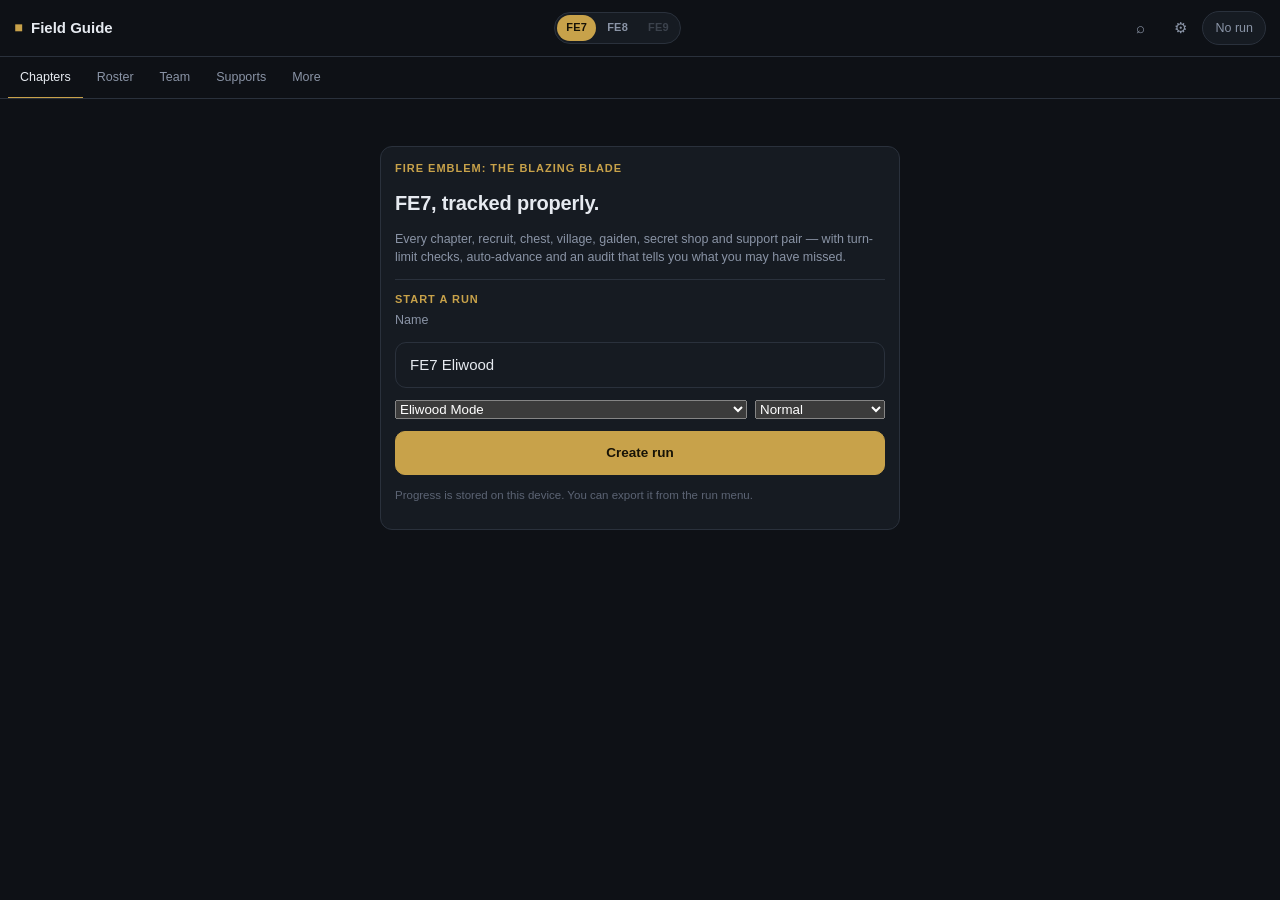
<file: index.html>
<!DOCTYPE html>
<html lang="en">
<head>
<meta charset="utf-8">
<meta name="viewport" content="width=device-width, initial-scale=1, viewport-fit=cover">
<meta name="theme-color" content="#0E1116">
<meta name="apple-mobile-web-app-capable" content="yes">
<meta name="apple-mobile-web-app-status-bar-style" content="black-translucent">
<meta name="apple-mobile-web-app-title" content="FE7">
<title>Fire Emblem Field Guide</title>
<link rel="manifest" href="manifest.json">
<link rel="apple-touch-icon" href="icon-180.png">
<link rel="icon" href="icon.svg" type="image/svg+xml">
<link rel="stylesheet" href="app.css">
</head>
<body>

<div class="head">
<header class="topbar">
  <div class="brand">
    <span class="crest">◆</span>
    <span class="brandText">Field Guide</span>
  </div>
  <div class="games" id="games"></div>
  <div class="topRight">
    <button class="iconBtn" id="searchBtn" aria-label="Search">⌕</button>
    <button class="iconBtn" id="gear" aria-label="Settings">⚙</button>
    <button class="runChip" id="runChip" aria-label="Switch run"></button>
  </div>
</header>

<nav class="tabs" id="tabs">
  <button data-tab="chapters" class="active">Chapters</button>
  <button data-tab="roster">Roster</button>
  <button data-tab="team">Team</button>
  <button data-tab="supports">Supports</button>
  <button data-tab="more">More</button>
</nav>
</div>

<div id="searchPanel" class="searchPanel" hidden>
  <input class="search" id="searchTop" placeholder="Search items, chapters, units, talks…" autocomplete="off">
  <div id="searchTopResults" class="searchTopResults"></div>
</div>

<main id="app" class="app"></main>

<div id="sheet" class="sheet" hidden>
  <div class="sheetBack" data-close></div>
  <div class="sheetCard" role="dialog" aria-modal="true">
    <div class="sheetHead">
      <h2 id="sheetTitle"></h2>
      <button class="iconBtn" data-close aria-label="Close">✕</button>
    </div>
    <div id="sheetBody" class="sheetBody"></div>
  </div>
</div>

<div id="toast" class="toast" hidden></div>

<script src="data-fe7.js"></script>
<script src="data-supports.js"></script>
<script src="data-fe8.js"></script>
<script src="data-fe8-supports.js"></script>
<script src="data-fe9.js"></script>
<script src="data-lore-fe7.js"></script>
<script src="data-lore-fe8.js"></script>
<script src="data-plans.js"></script>
<script src="data-plans-extra.js"></script>
<script src="data-promo.js"></script>
<script src="data-steals.js"></script>
<script src="data-caps.js"></script>
<script src="app.js"></script>
</body>
</html>
</file>
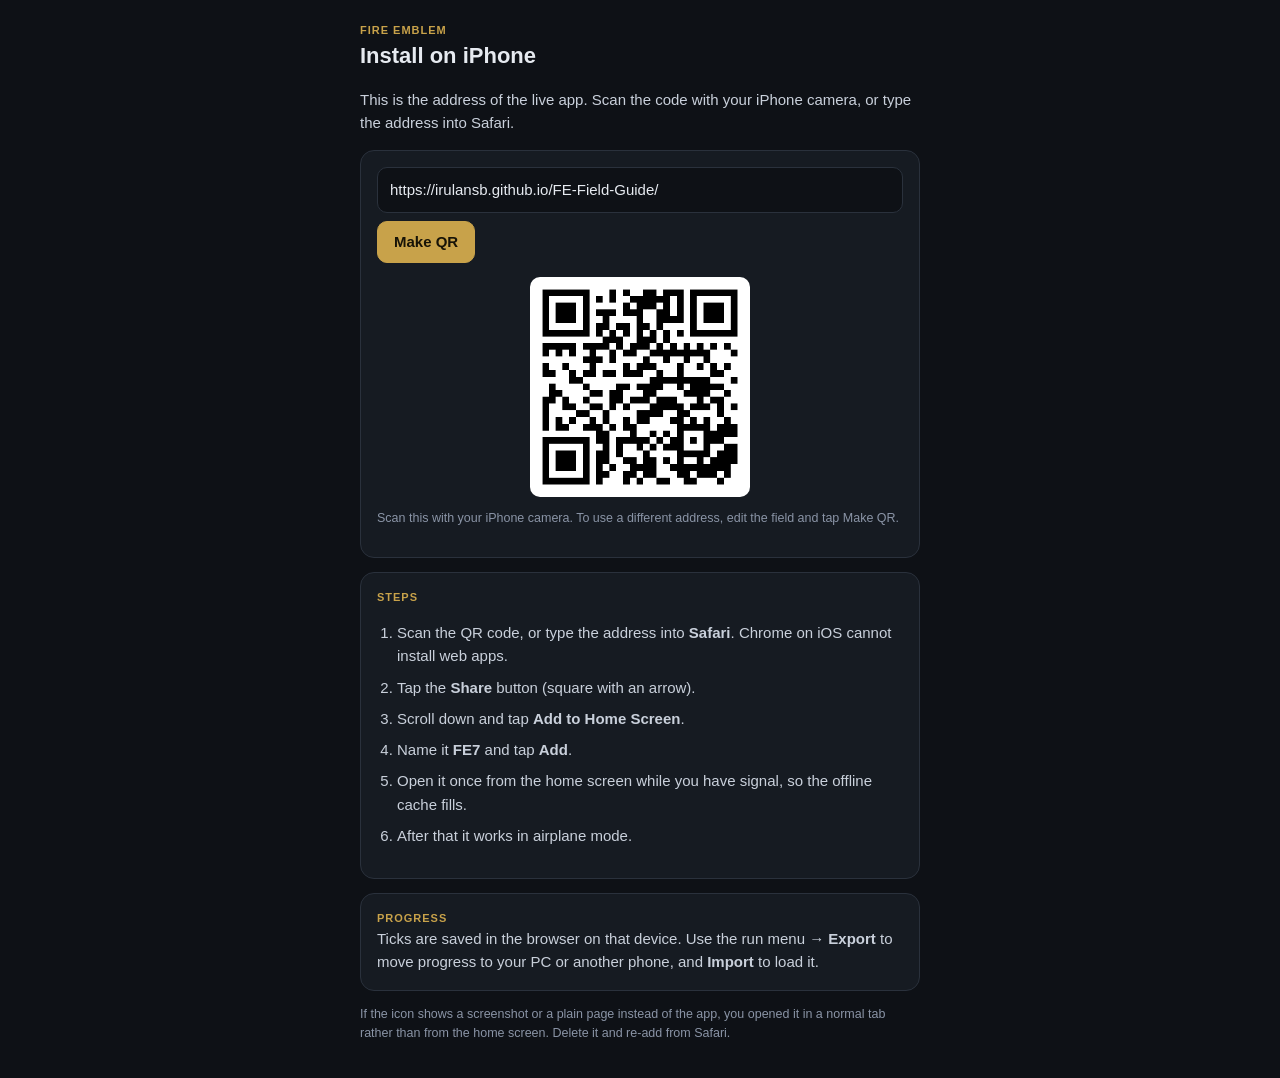
<file: install.html>
<!DOCTYPE html>
<html lang="en">
<head>
<meta charset="utf-8">
<meta name="viewport" content="width=device-width, initial-scale=1">
<title>Install — Fire Emblem Field Guide</title>
<style>
  :root{--bg:#0E1116;--s:#161B22;--s2:#1D242E;--l:#2A313C;--t:#E6EAF0;--m:#8A94A6;--g:#C8A24A}
  *{box-sizing:border-box}
  body{margin:0;background:var(--bg);color:var(--t);font:15px/1.55 -apple-system,BlinkMacSystemFont,"Segoe UI",Roboto,sans-serif;padding:22px}
  .wrap{max-width:560px;margin:0 auto}
  h1{font-size:22px;margin:0 0 4px}
  .kick{font-size:11px;letter-spacing:.09em;text-transform:uppercase;color:var(--g);font-weight:650}
  p{color:#C9D0DB}
  .card{background:var(--s);border:1px solid var(--l);border-radius:14px;padding:16px;margin:14px 0}
  input{width:100%;height:46px;border-radius:10px;border:1px solid var(--l);background:var(--bg);color:var(--t);padding:0 12px;font:inherit}
  button{height:42px;padding:0 16px;border-radius:10px;border:1px solid var(--g);background:var(--g);color:#171307;font:inherit;font-weight:600;margin-top:8px}
  #qr{display:block;margin:14px auto 0;width:220px;height:220px;background:#fff;border-radius:10px;padding:8px}
  ol{padding-left:20px;color:#C9D0DB}
  li{margin-bottom:8px}
  code{background:var(--s2);padding:1px 6px;border-radius:5px;font-size:13px}
  .muted{color:var(--m);font-size:12.5px}
</style>
</head>
<body>
<div class="wrap">
  <div class="kick">Fire Emblem</div>
  <h1>Install on iPhone</h1>
  <p>This is the address of the live app. Scan the code with your iPhone camera, or type the address into Safari.</p>

  <div class="card">
    <input id="url" value="https://irulansb.github.io/FE-Field-Guide/" autocomplete="off">
    <button id="go">Make QR</button>
    <img id="qr" alt="QR code" src="qr.png">
    <p class="muted" id="hint">Scan this with your iPhone camera. To use a different address, edit the field and tap Make QR.</p>
  </div>

  <div class="card">
    <div class="kick">Steps</div>
    <ol>
      <li>Scan the QR code, or type the address into <b>Safari</b>. Chrome on iOS cannot install web apps.</li>
      <li>Tap the <b>Share</b> button (square with an arrow).</li>
      <li>Scroll down and tap <b>Add to Home Screen</b>.</li>
      <li>Name it <b>FE7</b> and tap <b>Add</b>.</li>
      <li>Open it once from the home screen while you have signal, so the offline cache fills.</li>
      <li>After that it works in airplane mode.</li>
    </ol>
  </div>

  <div class="card">
    <div class="kick">Progress</div>
    <p style="margin:0">Ticks are saved in the browser on that device. Use the run menu → <b>Export</b> to move progress to your PC or another phone, and <b>Import</b> to load it.</p>
  </div>

  <p class="muted">If the icon shows a screenshot or a plain page instead of the app, you opened it in a normal tab rather than from the home screen. Delete it and re-add from Safari.</p>
</div>
<script>
  const DEFAULT_URL = "https://irulansb.github.io/FE-Field-Guide/";
  const input = document.getElementById("url");
  const qr = document.getElementById("qr");
  if (location.hash.length > 1) input.value = decodeURIComponent(location.hash.slice(1));
  function make() {
    const u = input.value.trim();
    if (!u) return;
    qr.src = u === DEFAULT_URL
      ? "qr.png"
      : "https://api.qrserver.com/v1/create-qr-code/?size=360x360&margin=8&data=" + encodeURIComponent(u);
    qr.hidden = false;
    history.replaceState(null, "", "#" + encodeURIComponent(u));
  }
  document.getElementById("go").addEventListener("click", make);
  input.addEventListener("keydown", (e) => { if (e.key === "Enter") make(); });
  make();
</script>
</body>
</html>
</file>
<file: app.css>
:root{
  --bg:#0E1116;
  --surface:#161B22;
  --surface2:#1D242E;
  --surface3:#232C38;
  --line:#2A313C;
  --text:#E6EAF0;
  --muted:#8A94A6;
  --dim:#5C6474;
  --gold:#C8A24A;
  --goldSoft:rgba(200,162,74,.14);
  --ok:#4FA072;
  --okSoft:rgba(79,160,114,.13);
  --warn:#C08A2E;
  --warnSoft:rgba(192,138,46,.14);
  --danger:#D05555;
  --dangerSoft:rgba(208,85,85,.13);
  --r:12px;
  --tap:44px;
  color-scheme: dark;
}
*{box-sizing:border-box}
html,body{margin:0;padding:0}
body{
  background:var(--bg);
  color:var(--text);
  font:15px/1.45 -apple-system,BlinkMacSystemFont,"Segoe UI",Roboto,sans-serif;
  -webkit-font-smoothing:antialiased;
  padding-bottom:env(safe-area-inset-bottom);
}
button{font:inherit;color:inherit;background:none;border:0;cursor:pointer}
h1,h2,h3,h4{margin:0;font-weight:650;letter-spacing:-.01em}
a{color:var(--gold)}
::selection{background:var(--goldSoft)}

/* ---------- top ---------- */
.head{position:sticky;top:0;z-index:40;background:var(--bg);box-shadow:0 1px 0 var(--line)}
.topbar{
  display:flex;align-items:center;justify-content:space-between;gap:12px;
  padding:calc(10px + env(safe-area-inset-top)) 14px 10px;
  background:linear-gradient(180deg,rgba(14,17,22,.98),rgba(14,17,22,.92));
}
.brand{display:flex;align-items:center;gap:8px;font-size:15px;font-weight:650}
.crest{color:var(--gold);font-size:12px;transform:rotate(45deg)}
.brandText em{font-style:normal;color:var(--muted);font-weight:450}
.runChip{
  max-width:52vw;overflow:hidden;text-overflow:ellipsis;white-space:nowrap;
  border:1px solid var(--line);background:var(--surface);
  border-radius:999px;padding:7px 12px;font-size:12.5px;color:var(--muted);
}
.runChip b{color:var(--text);font-weight:600}
.topRight{display:flex;align-items:center;gap:4px;flex:0 0 auto}
.games{display:flex;gap:2px;border:1px solid var(--line);border-radius:999px;padding:2px;background:var(--surface);flex:0 0 auto}
.games button{padding:5px 9px;border-radius:999px;font-size:11px;color:var(--muted);font-weight:700;letter-spacing:.02em}
.games button.on{background:var(--gold);color:#171307}
.games button.off{opacity:.32}
@media (max-width:560px){ .brandText{display:none} .runChip{max-width:40vw} .games button{padding:5px 7px} }

.tabs{
  display:flex;gap:2px;overflow-x:auto;scrollbar-width:none;
  padding:0 8px;background:var(--bg);border-top:1px solid var(--line);
}
.tabs::-webkit-scrollbar{display:none}
.tabs button{
  flex:0 0 auto;padding:11px 12px;font-size:12.5px;color:var(--muted);
  border-bottom:2px solid transparent;margin-bottom:-1px;white-space:nowrap;
}
.tabs button.active{color:var(--text);border-bottom-color:var(--gold)}

.app{max-width:1180px;margin:0 auto;padding:14px 12px 80px}

/* ---------- generic ---------- */
.card{background:var(--surface);border:1px solid var(--line);border-radius:var(--r);padding:14px}
.muted{color:var(--muted)}
.dim{color:var(--dim)}
.small{font-size:12.5px}
.tiny{font-size:11.5px}
.row{display:flex;align-items:center;gap:10px}
.spread{display:flex;align-items:center;justify-content:space-between;gap:10px}
.wrap{flex-wrap:wrap}
h2.title{font-size:20px;margin-bottom:2px}
.kicker{font-size:11px;letter-spacing:.09em;text-transform:uppercase;color:var(--gold);font-weight:650}
.pad{padding:14px}
.stack>*+*{margin-top:12px}
hr.sep{border:0;border-top:1px solid var(--line);margin:12px 0}

.btn{
  display:inline-flex;align-items:center;justify-content:center;gap:7px;
  min-height:var(--tap);padding:0 14px;border-radius:10px;
  border:1px solid var(--line);background:var(--surface2);color:var(--text);
  font-size:13.5px;font-weight:550;
}
.btn:active{transform:translateY(1px)}
.btn.gold{background:var(--gold);color:#171307;border-color:var(--gold)}
.btn.ghost{background:transparent;color:var(--muted)}
.btn.danger{background:var(--dangerSoft);border-color:rgba(208,85,85,.35);color:#F0A3A3}
.btn.wide{width:100%}
.iconBtn{width:36px;height:36px;display:grid;place-items:center;border-radius:9px;color:var(--muted)}
.iconBtn:hover{background:var(--surface2)}

.tag{
  display:inline-flex;align-items:center;gap:4px;
  font-size:10.5px;letter-spacing:.03em;text-transform:uppercase;
  padding:2px 7px;border-radius:6px;border:1px solid var(--line);
  color:var(--muted);background:var(--surface2);white-space:nowrap;
}
.tag.miss{color:#E7C77E;border-color:rgba(200,162,74,.35);background:var(--goldSoft)}
.tag.verify{color:#DFAE5C;border-color:rgba(192,138,46,.35);background:var(--warnSoft)}
.tag.rec{color:#8FD3AE;border-color:rgba(79,160,114,.35);background:var(--okSoft)}
.tag.lost{color:#F0A3A3;border-color:rgba(208,85,85,.35);background:var(--dangerSoft)}

.bar{height:5px;border-radius:99px;background:var(--surface3);overflow:hidden}
.bar>i{display:block;height:100%;background:var(--gold);border-radius:99px}
.campaign{display:flex;gap:14px;margin-bottom:12px;flex-wrap:wrap}
.camp{display:flex;align-items:center;gap:8px;flex:1;min-width:190px}
.camp .k{font-size:10.5px;color:var(--muted);width:86px;text-transform:uppercase;letter-spacing:.05em}
.camp .bar{flex:1;height:4px;background:var(--surface3);border-radius:99px;overflow:hidden}
.camp .bar>i{display:block;height:100%;background:var(--gold)}
.camp .n{font-size:11px;color:var(--muted);font-variant-numeric:tabular-nums}

/* ---------- do this now ---------- */
.now{
  border:1px solid rgba(200,162,74,.32);
  background:linear-gradient(160deg,rgba(200,162,74,.13),rgba(200,162,74,.03) 60%,transparent);
  border-radius:var(--r);padding:14px;margin-bottom:14px;
}
.now .kicker{margin-bottom:5px}
.now h3{font-size:17px;margin-bottom:3px}
.now p{margin:2px 0 0;color:var(--muted);font-size:13.5px}

/* ---------- chapter list ---------- */
.split{display:block}
.chlist .ch{
  border:1px solid var(--line);border-radius:var(--r);background:var(--surface);
  margin-bottom:8px;overflow:hidden;
}
.chrow{
  display:flex;align-items:center;gap:10px;width:100%;
  padding:12px 13px;text-align:left;min-height:52px;
}
.chrow.sel{background:var(--surface2);box-shadow:inset 2px 0 0 var(--gold)}
.chrow .num{
  font-variant-numeric:tabular-nums;font-size:11.5px;color:var(--gold);
  min-width:47px;font-weight:650;letter-spacing:.02em;
}
.chrow .nm{flex:1;min-width:0;font-size:14px;font-weight:530;overflow:hidden;text-overflow:ellipsis;white-space:nowrap}
.chrow .pr{font-variant-numeric:tabular-nums;font-size:11.5px;color:var(--muted)}
.chrow .pr.full{color:var(--ok)}
.chrow .dot{width:6px;height:6px;border-radius:50%;background:var(--surface3);flex:0 0 auto}
.chrow .dot.part{background:var(--gold)}
.chrow .dot.full{background:var(--ok)}
.chrow .dot.assumed{background:var(--warn)}
.chrow .dot.lost{background:var(--danger)}
.chhead{display:flex;align-items:center;justify-content:space-between;padding:2px 2px 12px}
.chhead .h{font-size:12px;letter-spacing:.08em;text-transform:uppercase;color:var(--muted);font-weight:650}

/* ---------- detail ---------- */
.detail{min-height:200px}
.dhead{display:flex;align-items:flex-start;gap:10px;margin-bottom:10px}
.dhead .back{display:none}
.dhead h2{font-size:21px}
.dmeta{display:flex;flex-wrap:wrap;gap:6px;margin:8px 0 12px}
.obj{color:var(--muted);font-size:13.5px;margin:2px 0 10px}
.brief{font-size:13.5px;line-height:1.55;color:#C9D0DB;margin:0 0 12px}

.turnbox{border:1px solid var(--line);border-radius:10px;background:var(--surface2);padding:11px 12px;margin-bottom:12px}
.turnbox .lbl{font-size:11px;text-transform:uppercase;letter-spacing:.07em;color:var(--muted);margin-bottom:6px}
.turnrow{display:flex;align-items:center;gap:8px}
.turnrow input{
  width:78px;min-height:38px;border-radius:9px;border:1px solid var(--line);
  background:var(--bg);color:var(--text);padding:0 10px;font:inherit;font-variant-numeric:tabular-nums;
}
.tstate{font-size:12.5px;margin-top:8px}
.tstate.ok{color:#8FD3AE}
.tstate.warn{color:#DFAE5C}
.tstate.bad{color:#F0A3A3}

.sect{margin-top:14px}
.sectH{display:flex;align-items:center;justify-content:space-between;margin-bottom:6px}
.sectH h4{font-size:11px;letter-spacing:.09em;text-transform:uppercase;color:var(--muted);font-weight:650}

.item{
  display:flex;align-items:flex-start;gap:11px;padding:10px 2px;
  border-bottom:1px solid rgba(42,49,60,.6);
}
.item:last-child{border-bottom:0}
.cb{
  flex:0 0 auto;width:26px;height:26px;border-radius:8px;margin-top:1px;
  border:1.5px solid #39424F;background:transparent;display:grid;place-items:center;
  color:transparent;font-size:14px;line-height:1;
}
.cb:active{background:var(--surface3)}
.item.done .cb{background:var(--ok);border-color:var(--ok);color:#08120C}
.item.assumed .cb{border-color:var(--warn);color:var(--warn);background:var(--warnSoft)}
.item.done .t{color:var(--muted);text-decoration:line-through;text-decoration-color:#4A535F}
.item .body{flex:1;min-width:0}
.item .t{font-size:14px;font-weight:500}
.item .d{font-size:12px;color:var(--muted);margin-top:1px;line-height:1.4}
.item .tags{display:flex;gap:5px;flex-wrap:wrap;margin-top:5px}
.item.recruit .t{color:#DCE6F2}

.notes{border:1px solid var(--line);border-radius:10px;background:var(--surface2);padding:10px;margin-top:14px}
.notes textarea{
  width:100%;min-height:64px;resize:vertical;border:0;background:transparent;
  color:var(--text);font:inherit;font-size:13.5px;outline:none;
}
.notes .lbl{font-size:11px;text-transform:uppercase;letter-spacing:.07em;color:var(--muted);margin-bottom:4px}

/* ---------- recruits / lists ---------- */
.filters{display:flex;gap:6px;overflow-x:auto;padding-bottom:10px;scrollbar-width:none}
.filters::-webkit-scrollbar{display:none}
.filters button{
  flex:0 0 auto;padding:7px 11px;border-radius:99px;border:1px solid var(--line);
  background:var(--surface);color:var(--muted);font-size:12px;
}
.filters button.on{background:var(--goldSoft);border-color:rgba(200,162,74,.4);color:#E7C77E}

.ulist{display:flex;flex-direction:column;gap:6px}
.u{
  display:flex;align-items:center;gap:11px;padding:10px 12px;
  border:1px solid var(--line);border-radius:10px;background:var(--surface);
}
.u.dead{opacity:.45}
.u .badge{
  flex:0 0 auto;width:32px;height:32px;border-radius:9px;display:grid;place-items:center;
  font-size:12px;font-weight:700;color:#1A1508;background:var(--gold);
  letter-spacing:-.02em;
}
.u.t-s .badge{background:#E2C069}
.u.t-a .badge{background:#C8A24A}
.u.t-b .badge{background:#8E97A8;color:#0E1116}
.u.t-c .badge{background:#4A5364;color:#D6DBE4}
.u .nm{font-size:14px;font-weight:550}
.u .sub{font-size:11.5px;color:var(--muted)}
.u .right{margin-left:auto;text-align:right}

.matrixWrap{overflow:auto;border:1px solid var(--line);border-radius:var(--r);background:var(--surface);max-height:calc(100vh - 210px)}
table.mx{border-collapse:collapse;font-size:11.5px;width:max-content;min-width:100%;table-layout:fixed}
table.mx th,table.mx td{border-bottom:1px solid var(--line);border-right:1px solid var(--line);padding:0}
table.mx th{
  position:sticky;top:0;background:var(--surface2);z-index:2;
  font-weight:600;color:var(--muted);font-size:10.5px;
}
table.mx th.corner{left:0;z-index:3;background:var(--surface2);width:118px;min-width:118px;max-width:118px}
table.mx th.rowh{
  position:sticky;left:0;background:var(--surface2);z-index:1;
  text-align:left;padding:7px 9px;white-space:nowrap;
  width:118px;min-width:118px;max-width:118px;color:var(--text);font-size:11.5px;
}
table.mx th.colh{padding:6px 4px;font-size:10px;line-height:1;width:38px;min-width:38px;max-width:38px;height:auto;white-space:nowrap;color:var(--muted)}
table.mx td{text-align:center;padding:0;width:38px;min-width:38px;max-width:38px;height:32px}
.mxbtn{width:100%;height:100%;min-height:32px;display:grid;place-items:center;color:var(--dim);font-size:11px;font-weight:650}
.mxbtn.on{color:#0B130E;background:var(--ok)}
.mxbtn.on.c{background:#3E7A5A;color:#EAF6EF}
.mxbtn.on.b{background:#4F9A6E;color:#0B130E}
.mxbtn.on.a{background:#C8A24A;color:#171307}
.mxbtn.dim{opacity:.28}
.mxbtn.rec{outline:1px solid rgba(200,162,74,.5);outline-offset:-1px}

/* ---------- team ---------- */
.conflict{
  border:1px solid rgba(208,85,85,.35);background:var(--dangerSoft);
  border-radius:10px;padding:11px 12px;margin-bottom:10px;
}
.conflict b{color:#F0A3A3}
.slot{
  display:flex;align-items:center;gap:10px;padding:9px 12px;border:1px solid var(--line);
  border-radius:10px;background:var(--surface);
}
.slot .need{font-size:10.5px;padding:2px 7px;border-radius:6px;background:var(--surface3);color:var(--muted);border:1px solid var(--line)}
.slot .need.warn{color:#DFAE5C;border-color:rgba(192,138,46,.35)}

/* ---------- audit ---------- */
.auditRow{
  display:flex;align-items:flex-start;gap:10px;padding:11px 0;border-bottom:1px solid var(--line);
}
.auditRow:last-child{border-bottom:0}
.auditRow .n{font-variant-numeric:tabular-nums;color:var(--gold);width:20px;flex:0 0 auto;font-weight:650}
.auditRow .go{margin-left:auto;flex:0 0 auto}

/* ---------- search ---------- */
input.search{
  width:100%;min-height:46px;border-radius:11px;border:1px solid var(--line);
  background:var(--surface);color:var(--text);padding:0 14px;font:inherit;
}
input.search::placeholder{color:var(--dim)}
.res{padding:10px 0;border-bottom:1px solid var(--line)}
.res:last-child{border-bottom:0}

/* ---------- strategy ---------- */
.strat h3{font-size:16px;margin:22px 0 8px}
.strat h3:first-child{margin-top:4px}
.strat p{color:#C9D0DB;font-size:13.5px;line-height:1.6;margin:0 0 8px}
.strat ol,.strat ul{margin:0;padding-left:20px;color:#C9D0DB;font-size:13.5px;line-height:1.6}
.strat li{margin-bottom:6px}
.tierRow{display:flex;gap:9px;padding:9px 0;border-bottom:1px solid var(--line)}
.tierRow .k{width:24px;font-weight:700;color:var(--gold)}
table.plain{width:100%;border-collapse:collapse;font-size:13px}
table.plain th{text-align:left;color:var(--muted);font-size:11px;text-transform:uppercase;letter-spacing:.06em;padding:6px 8px;border-bottom:1px solid var(--line)}
table.plain td{padding:7px 8px;border-bottom:1px solid rgba(42,49,60,.6);vertical-align:top}

/* ---------- sheet ---------- */
.sheet{position:fixed;inset:0;z-index:80;display:flex;align-items:flex-end;justify-content:center}
.sheet[hidden]{display:none}
.sheetBack{position:absolute;inset:0;background:rgba(0,0,0,.62);backdrop-filter:blur(2px)}
.sheetCard{
  position:relative;width:100%;max-width:520px;max-height:86vh;overflow:auto;
  background:var(--surface);border:1px solid var(--line);
  border-radius:18px 18px 0 0;padding:16px 16px calc(18px + env(safe-area-inset-bottom));
  animation:up .18s ease-out;
}
@keyframes up{from{transform:translateY(14px);opacity:.6}to{transform:none;opacity:1}}
.sheetHead{display:flex;align-items:center;justify-content:space-between;gap:10px;margin-bottom:10px}
.sheetHead h2{font-size:17px}
.sheetBody{font-size:14px}

.toast{
  position:fixed;left:50%;bottom:calc(20px + env(safe-area-inset-bottom));transform:translateX(-50%);
  background:var(--surface3);border:1px solid var(--line);color:var(--text);
  padding:8px 10px 8px 14px;border-radius:99px;font-size:12.5px;z-index:90;
  box-shadow:0 8px 30px rgba(0,0,0,.4);display:flex;align-items:center;gap:10px;
  max-width:calc(100vw - 20px);white-space:normal;text-align:center;
  pointer-events:none;
}
.toast[hidden]{display:none}
.toast button{color:var(--gold);font-weight:700;font-size:12.5px;padding:4px 8px;border-radius:99px;background:var(--goldSoft);pointer-events:auto;flex:0 0 auto}
body.sheet-open .toast{bottom:auto;top:calc(14px + env(safe-area-inset-top))}
.searchPanel{padding:10px 12px;background:var(--bg);border-bottom:1px solid var(--line);position:sticky;top:0;z-index:38;max-height:60vh;overflow:auto}
.searchPanel[hidden]{display:none}
.searchPanel .search{max-width:720px;margin:0 auto;display:block}
.searchTopResults{max-width:720px;margin:8px auto 0}
.searchTopResults .res{cursor:pointer}
body.sheet-open .searchPanel{z-index:70}

.tag.exploit{color:#E7C77E;border-color:rgba(200,162,74,.35);background:var(--goldSoft)}
.lvlInput{width:64px;min-height:36px;border-radius:8px;border:1px solid var(--line);background:var(--bg);color:var(--text);padding:0 8px;font:inherit;font-size:13px;font-variant-numeric:tabular-nums}
.exCard{border:1px solid var(--line);border-radius:var(--r);background:var(--surface);padding:13px;margin-bottom:9px}
.exCard h3{font-size:15px;margin-bottom:3px}
.exCard .risk{font-size:10.5px;text-transform:uppercase;letter-spacing:.05em;padding:2px 7px;border-radius:6px;border:1px solid var(--line);color:var(--muted)}
.exCard .risk.high{color:#F0A3A3;border-color:rgba(208,85,85,.35);background:var(--dangerSoft)}
.exCard .risk.medium{color:#DFAE5C;border-color:rgba(192,138,46,.35);background:var(--warnSoft)}
.exCard .risk.low,.exCard .risk.none{color:#8FD3AE;border-color:rgba(79,160,114,.35);background:var(--okSoft)}
.exCard ol{margin:8px 0 0;padding-left:19px;color:#C9D0DB;font-size:13px;line-height:1.55}
.exCard li{margin-bottom:5px}
.exCard .warn{margin-top:8px;font-size:12px;color:#DFAE5C}
.loreBox{border:1px solid var(--line);border-radius:10px;background:var(--surface2);margin-top:10px;overflow:hidden}
.loreSum{cursor:pointer;padding:10px 12px;font-size:10.5px;letter-spacing:.08em;text-transform:uppercase;color:var(--muted);font-weight:650;list-style:none}
.loreSum::-webkit-details-marker{display:none}
.loreBox[open] .loreSum{color:var(--gold)}
.loreBody{padding:0 12px 12px;font-size:13.5px;color:#C9D0DB;line-height:1.6}
.loreBody p{margin:0 0 8px}
.loreBody p:last-child{margin-bottom:0}
.bioText{font-size:13px;color:var(--muted);line-height:1.55;margin:6px 0 10px}
.talkGroup{padding:0 12px 4px}
.talkH{font-size:10px;letter-spacing:.08em;text-transform:uppercase;color:var(--dim);margin:8px 0 4px}
.talkRow{display:flex;gap:8px;padding:6px 0;border-top:1px solid rgba(42,49,60,.5)}
.talkTick{width:22px;height:22px;border-radius:6px;border:1px solid var(--line);background:transparent;color:var(--dim);font-size:11px;display:grid;place-items:center;flex:0 0 auto;margin-top:1px}
.talkTick.on{background:var(--ok);border-color:var(--ok);color:#08120C}
.talkWho{font-size:13px;font-weight:550}
.talkSum{font-size:12.5px;color:var(--muted);line-height:1.45;margin-top:1px}
.talkTrig{font-size:11px;color:var(--dim);margin-top:2px}
.planStyle{background:var(--goldSoft);border-left:2px solid var(--gold);padding:8px 10px;border-radius:6px;color:#E7C77E}
.planBlock{border:1px solid var(--line);background:var(--surface);border-radius:12px;padding:14px;margin:14px 0}
.planHead{font-size:10.5px;letter-spacing:.09em;text-transform:uppercase;color:var(--muted);font-weight:700;margin-bottom:8px}
.fcList{list-style:none;padding:0;margin:0}
.fcList li{display:flex;align-items:center;gap:7px;padding:6px 0;border-bottom:1px solid rgba(42,49,60,.6);font-size:13px;flex-wrap:wrap}
.fcList li:last-child{border-bottom:0}
.planSec{margin:10px 0}
.planSec>b{display:block;font-size:10.5px;text-transform:uppercase;letter-spacing:.07em;color:var(--muted);margin-bottom:4px}
.planSec ol,.planSec ul{margin:0;padding-left:18px;font-size:13px;line-height:1.55;color:#C9D0DB}
.planSec li{margin-bottom:4px}
.promoGains{margin-top:8px;display:flex;flex-direction:column;gap:4px}
.promoGains b{font-weight:600}

.empty{padding:34px 16px;text-align:center;color:var(--muted);font-size:13.5px}
.empty b{display:block;color:var(--text);margin-bottom:4px;font-size:15px}

/* ---------- desktop ---------- */
@media (min-width:900px){
  body{font-size:15px}
  .sheet{align-items:center}
  .sheetCard{border-radius:18px;max-height:80vh;padding-bottom:18px}
  .app{padding:18px 20px 80px}
  .split{display:grid;grid-template-columns:330px minmax(0,1fr);gap:16px;align-items:start}
  .chlist{position:sticky;top:104px;max-height:calc(100vh - 120px);overflow:auto;padding-right:2px}
  .chlist::-webkit-scrollbar{width:8px}
  .chlist::-webkit-scrollbar-thumb{background:#2C3542;border-radius:8px}
  .detail{padding:4px 2px 0}
  .dhead .back{display:none!important}
  .detailEmpty{display:grid;place-items:center;height:320px;border:1px dashed var(--line);border-radius:var(--r);color:var(--dim)}
}
@media (max-width:899px){
  .split{display:block}
  .chlist{display:none}
  .dhead .back{display:grid}
  .detail{padding-top:2px}
}
</file>
